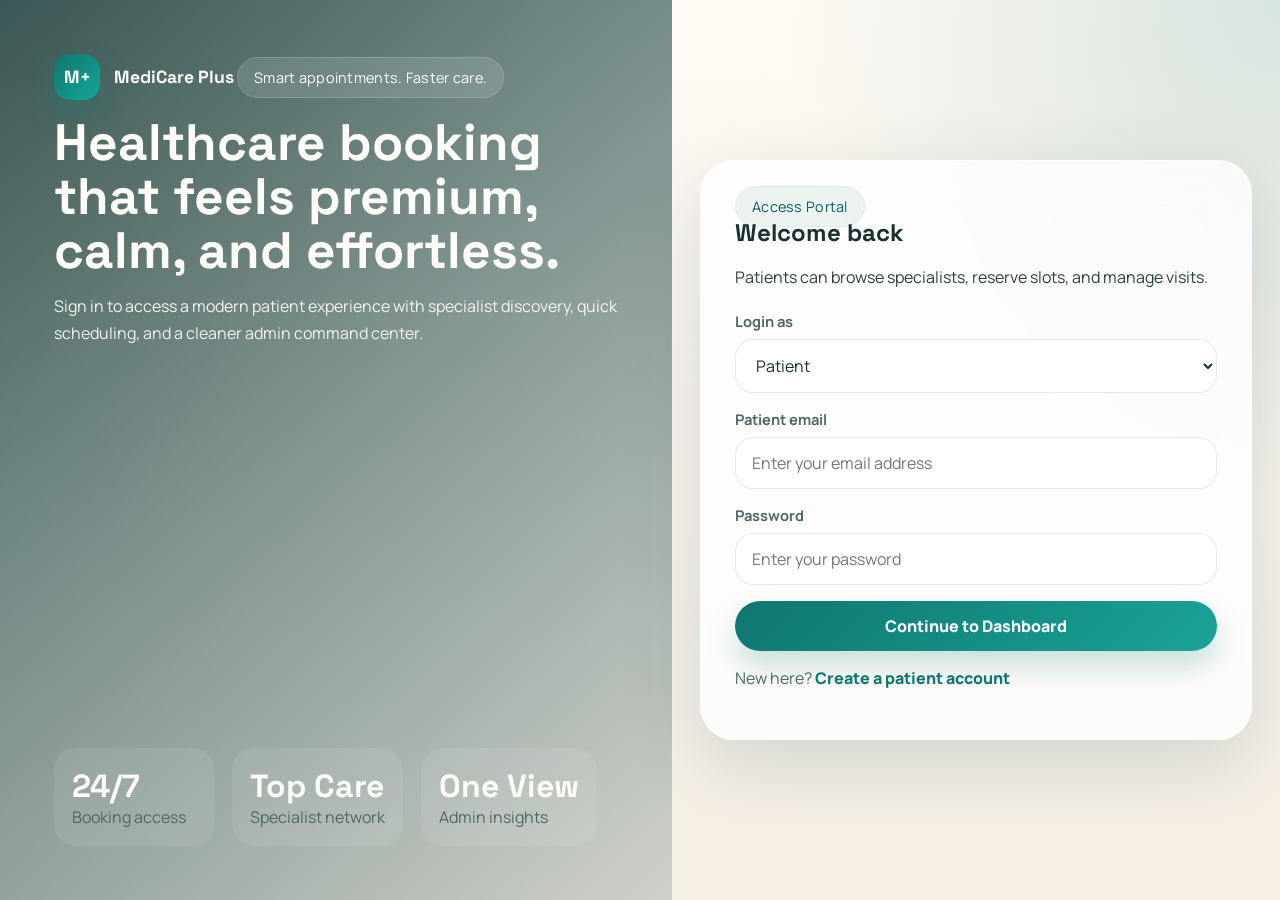
<file: frontend/index.html>
<!DOCTYPE html>
<html lang="en">
<head>
    <meta charset="UTF-8">
    <meta name="viewport" content="width=device-width, initial-scale=1.0">
    <title>MediCare Plus | Patient Dashboard</title>
    <link rel="stylesheet" href="style.css">
</head>
<body>
    <header class="topbar">
        <div class="page-shell topbar-inner">
            <a class="brand" href="index.html">
                <div class="brand-mark">M+</div>
                <span>MediCare Plus</span>
            </a>

            <div class="nav-actions">
                <div class="nav-pill">Patient Portal</div>
                <button class="button button-secondary" onclick="window.location.href='#doctorsSection'">Browse Doctors</button>
                <button class="button button-accent" onclick="logoutPatient()">Logout</button>
            </div>
        </div>
    </header>

    <main class="page-shell">
        <section class="hero">
            <div class="hero-grid">
                <article class="hero-card reveal">
                    <div>
                        <span class="hero-badge">Personal care dashboard</span>
                        <h1>Book specialist care with confidence, speed, and a more human interface.</h1>
                        <p>
                            Welcome back, <strong id="heroPatientName">Patient</strong>. Discover doctors,
                            compare specialties, and confirm appointments from one polished workspace.
                        </p>
                        <div class="hero-actions">
                            <a class="button button-accent" href="#bookingPanel">Reserve a Slot</a>
                            <a class="button button-secondary" href="#appointmentsSection">View Appointments</a>
                        </div>
                    </div>
                </article>

                <aside class="panel panel-dark reveal delay-2">
                    <span class="section-badge" style="background: rgba(255,255,255,0.1); color: #efffff;">Patient Snapshot</span>
                    <h3>Hello, <span id="welcomeName">Patient</span></h3>
                    <p>Your care planner keeps upcoming visits, top doctors, and specialty access all in one calm view.</p>

                    <div class="mini-grid">
                        <div class="metric">
                            <strong id="doctorMetric">0</strong>
                            <span>Available doctors</span>
                        </div>
                        <div class="metric">
                            <strong id="specialtyMetric">0</strong>
                            <span>Specialties</span>
                        </div>
                        <div class="metric">
                            <strong id="appointmentMetric">0</strong>
                            <span>Upcoming visits</span>
                        </div>
                        <div class="metric">
                            <strong id="doctorCount">0</strong>
                            <span>Profiles loaded</span>
                        </div>
                    </div>
                </aside>
            </div>
        </section>

        <section class="section">
            <div class="features-grid">
                <article class="feature-card reveal">
                    <span class="section-badge">Curated doctors</span>
                    <h3>Photo-rich specialist profiles</h3>
                    <p class="muted">Each doctor card is designed to be visual and quick to compare so patients can decide faster.</p>
                </article>
                <article class="feature-card reveal delay-2">
                    <span class="section-badge">Simplified booking</span>
                    <h3>Book from a focused side panel</h3>
                    <p class="muted">The form stays nearby while you browse, which keeps the appointment flow short and intuitive.</p>
                </article>
                <article class="feature-card reveal delay-3">
                    <span class="section-badge">Visit timeline</span>
                    <h3>Track upcoming and past appointments</h3>
                    <p class="muted">Patients can see their care journey in one place without bouncing across multiple pages.</p>
                </article>
            </div>
        </section>

        <section class="section" id="doctorsSection">
            <div class="section-header">
                <div>
                    <span class="section-badge">Specialist Discovery</span>
                    <h2>Choose your doctor</h2>
                    <p class="muted">Search by name, specialty, or location and then lock in your preferred consultation slot.</p>
                </div>
                <div class="search-row">
                    <input class="search-input" id="doctorSearch" placeholder="Search doctors or specialties" oninput="filterDoctors()">
                </div>
            </div>

            <div class="content-grid">
                <div class="doctor-grid" id="doctorList"></div>

                <aside class="panel booking-panel" id="bookingPanel">
                    <span class="section-badge">Booking Panel</span>
                    <h3>Confirm your visit</h3>
                    <p class="muted">Pick a date and time after selecting a doctor from the gallery.</p>

                    <div class="selected-doctor-preview" id="selectedDoctorPreview"></div>

                    <form class="form-grid" id="bookingForm" onsubmit="bookAppointment(event)">
                        <div>
                            <label class="label" for="appointmentDate">Appointment date</label>
                            <input class="input" id="appointmentDate" type="date">
                        </div>

                        <div>
                            <label class="label" for="appointmentTime">Preferred time</label>
                            <input class="input" id="appointmentTime" type="time">
                        </div>

                        <button class="button button-primary" type="submit">Book Appointment</button>
                    </form>
                </aside>
            </div>
        </section>

        <section class="section" id="appointmentsSection">
            <div class="section-header">
                <div>
                    <span class="section-badge">Visit Timeline</span>
                    <h2>Your appointments</h2>
                    <p class="muted">A clear summary of active and completed consultations connected to your patient account.</p>
                </div>
            </div>

            <div class="appointments-grid" id="appointmentList"></div>
        </section>
    </main>

    <script src="app.js"></script>
    <script src="dashboard.js"></script>
</body>
</html>
</file>
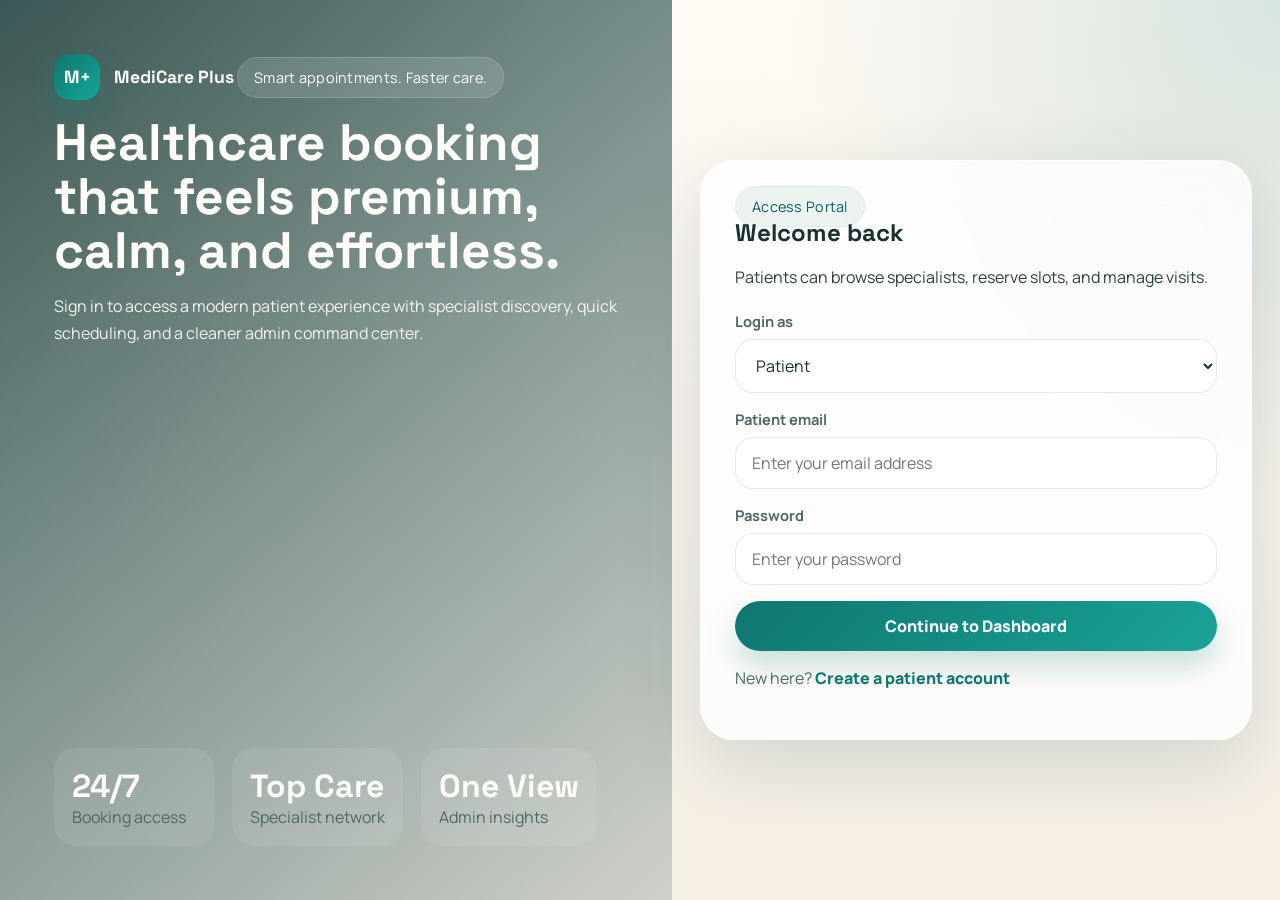
<file: frontend/admin.html>
<!DOCTYPE html>
<html lang="en">
<head>
    <meta charset="UTF-8">
    <meta name="viewport" content="width=device-width, initial-scale=1.0">
    <title>MediCare Plus | Admin Console</title>
    <link rel="stylesheet" href="style.css">
</head>
<body>
    <header class="topbar">
        <div class="page-shell topbar-inner">
            <a class="brand" href="admin.html">
                <div class="brand-mark">M+</div>
                <span>MediCare Plus Admin</span>
            </a>

            <div class="nav-actions">
                <div class="nav-pill">Operations View</div>
                <button class="button button-accent" onclick="logoutAdmin()">Logout</button>
            </div>
        </div>
    </header>

    <main class="page-shell">
        <section class="hero">
            <div class="hero-grid">
                <article class="hero-card reveal" style="background:
                    linear-gradient(120deg, rgba(8, 52, 52, 0.86), rgba(8, 52, 52, 0.24)),
                    url('https://images.unsplash.com/photo-1516549655669-df83a0774514?auto=format&fit=crop&w=1600&q=80') center/cover;">
                    <div>
                        <span class="hero-badge">Care operations console</span>
                        <h1>Monitor appointments, patient flow, and specialist demand from one dashboard.</h1>
                        <p>
                            This admin view turns raw appointment rows into a more visual, readable operations workspace.
                        </p>
                    </div>
                </article>

                <aside class="panel reveal delay-2">
                    <span class="section-badge">Live Overview</span>
                    <h3>Appointment activity</h3>
                    <p class="muted">Keep a quick pulse on patient volume, doctor coverage, and today's queue.</p>
                    <div class="mini-grid">
                        <div class="metric">
                            <strong id="totalPatients">0</strong>
                            <span>Patients</span>
                        </div>
                        <div class="metric">
                            <strong id="totalDoctors">0</strong>
                            <span>Doctors</span>
                        </div>
                        <div class="metric">
                            <strong id="totalAppointments">0</strong>
                            <span>Total bookings</span>
                        </div>
                        <div class="metric">
                            <strong id="todayAppointments">0</strong>
                            <span>Today's visits</span>
                        </div>
                    </div>
                </aside>
            </div>
        </section>

        <section class="section">
            <div class="section-header">
                <div>
                    <span class="section-badge">Appointments Ledger</span>
                    <h2>Manage the booking stream</h2>
                    <p class="muted">Search the full appointment list by patient, doctor, or specialization.</p>
                </div>
                <div class="search-row">
                    <div class="nav-pill"><span id="adminAppointmentCount">0</span>&nbsp;records</div>
                    <input class="search-input" id="adminSearch" placeholder="Search by patient name, email, or ID">
                </div>
            </div>

            <div class="table-shell">
                <div class="table-scroll">
                    <table>
                        <thead>
                            <tr>
                                <th>ID</th>
                                <th>Patient</th>
                                <th>Doctor</th>
                                <th>Date</th>
                                <th>Time</th>
                                <th>Status</th>
                                <th>Specialty</th>
                                <th>Actions</th>
                            </tr>
                        </thead>
                        <tbody id="adminTableBody"></tbody>
                    </table>
                </div>
            </div>
        </section>
    </main>

    <div class="modal-overlay" id="deleteModal" hidden>
        <div class="modal-card">
            <div class="modal-badge">Confirm cancellation</div>
            <h3>Delete this booking?</h3>
            <p class="muted">
                This will permanently remove the appointment from the admin panel and the database.
            </p>

            <div class="modal-details">
                <div class="modal-detail">
                    <span>Patient</span>
                    <strong id="deletePatientName">-</strong>
                </div>
                <div class="modal-detail">
                    <span>Doctor</span>
                    <strong id="deleteDoctorName">-</strong>
                </div>
                <div class="modal-detail">
                    <span>Schedule</span>
                    <strong id="deleteSchedule">-</strong>
                </div>
                <div class="modal-detail">
                    <span>Booking ID</span>
                    <strong id="deleteAppointmentId">-</strong>
                </div>
            </div>

            <div class="modal-actions">
                <button class="button button-secondary" type="button" onclick="closeDeleteModal()">
                    Keep Booking
                </button>
                <button class="button button-danger" id="confirmDeleteButton" type="button" onclick="confirmDeleteAppointment()">
                    Yes, Delete
                </button>
            </div>
        </div>
    </div>

    <script src="app.js"></script>
    <script src="admin.js"></script>
</body>
</html>
</file>
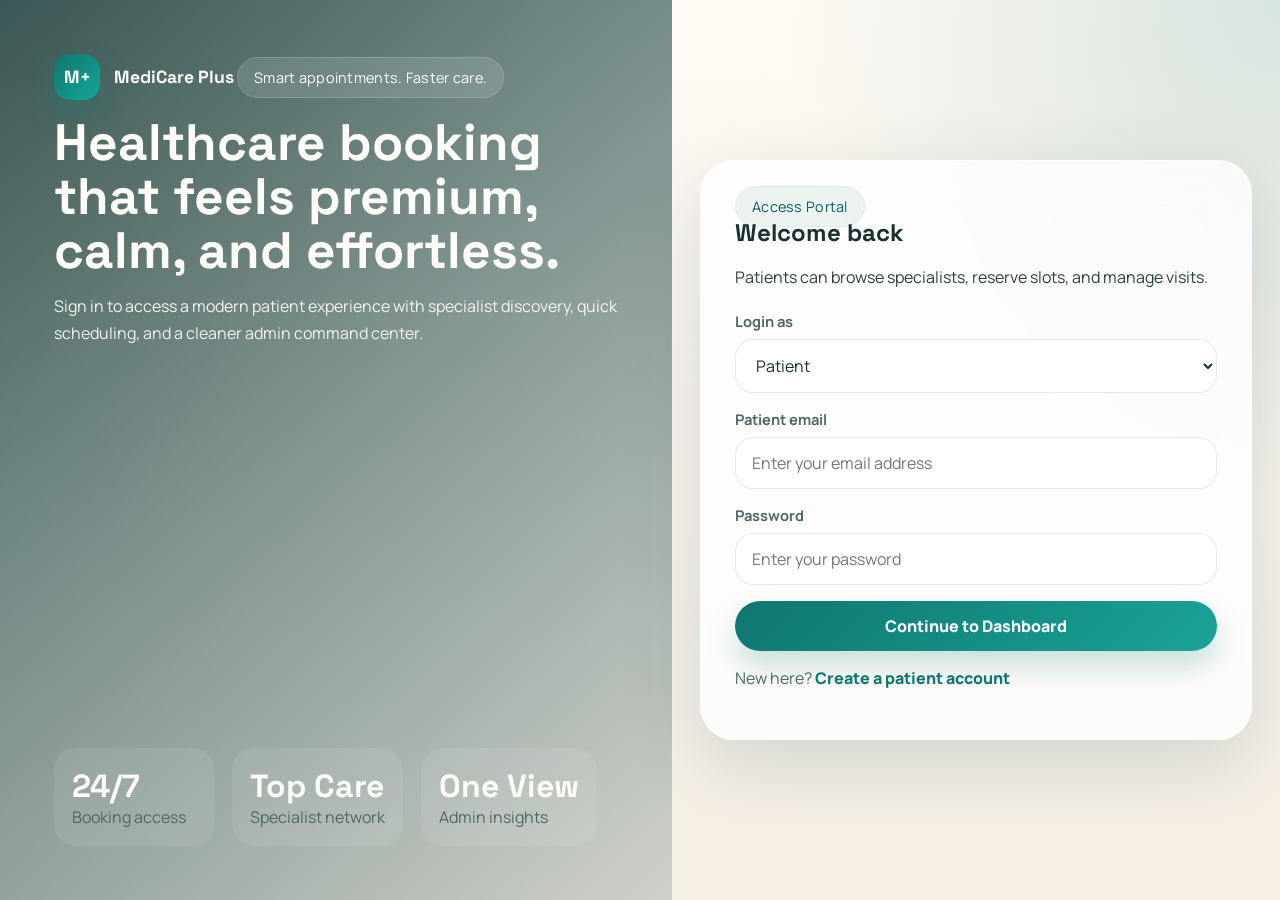
<file: frontend/login.html>
<!DOCTYPE html>
<html lang="en">
<head>
    <meta charset="UTF-8">
    <meta name="viewport" content="width=device-width, initial-scale=1.0">
    <title>MediCare Plus | Sign In</title>
    <link rel="stylesheet" href="style.css">
</head>
<body>
    <main class="auth-layout">
        <section class="auth-copy">
            <div class="reveal">
                <div class="brand">
                    <div class="brand-mark">M+</div>
                    <span>MediCare Plus</span>
                </div>
                <span class="hero-badge" style="margin-top: 28px;">Smart appointments. Faster care.</span>
                <h1>Healthcare booking that feels premium, calm, and effortless.</h1>
                <p>
                    Sign in to access a modern patient experience with specialist discovery,
                    quick scheduling, and a cleaner admin command center.
                </p>
            </div>

            <div class="auth-metrics reveal delay-2">
                <div class="metric">
                    <strong>24/7</strong>
                    <span>Booking access</span>
                </div>
                <div class="metric">
                    <strong>Top Care</strong>
                    <span>Specialist network</span>
                </div>
                <div class="metric">
                    <strong>One View</strong>
                    <span>Admin insights</span>
                </div>
            </div>
        </section>

        <section class="auth-card-wrap">
            <div class="auth-card reveal delay-3">
                <span class="section-badge">Access Portal</span>
                <h2>Welcome back</h2>
                <p class="muted" id="authHint">
                    Patients can browse specialists, reserve slots, and manage visits.
                </p>

                <form class="form-stack" onsubmit="login(event)">
                    <div>
                        <label class="label" for="role">Login as</label>
                        <select class="select" id="role" onchange="updateAuthLabels()">
                            <option value="patient">Patient</option>
                            <option value="admin">Admin</option>
                        </select>
                    </div>

                    <div>
                        <label class="label" id="identityLabel" for="identityInput">Patient email</label>
                        <input class="input" id="identityInput" placeholder="Enter your email address">
                    </div>

                    <div>
                        <label class="label" for="passwordInput">Password</label>
                        <input class="input" id="passwordInput" type="password" placeholder="Enter your password">
                    </div>

                    <button class="button button-primary" type="submit">Continue to Dashboard</button>
                </form>

                <p class="form-note">
                    New here? <a href="register.html" style="color: var(--primary); font-weight: 800;">Create a patient account</a>
                </p>
            </div>
        </section>
    </main>

    <script src="app.js"></script>
    <script src="auth.js"></script>
</body>
</html>
</file>
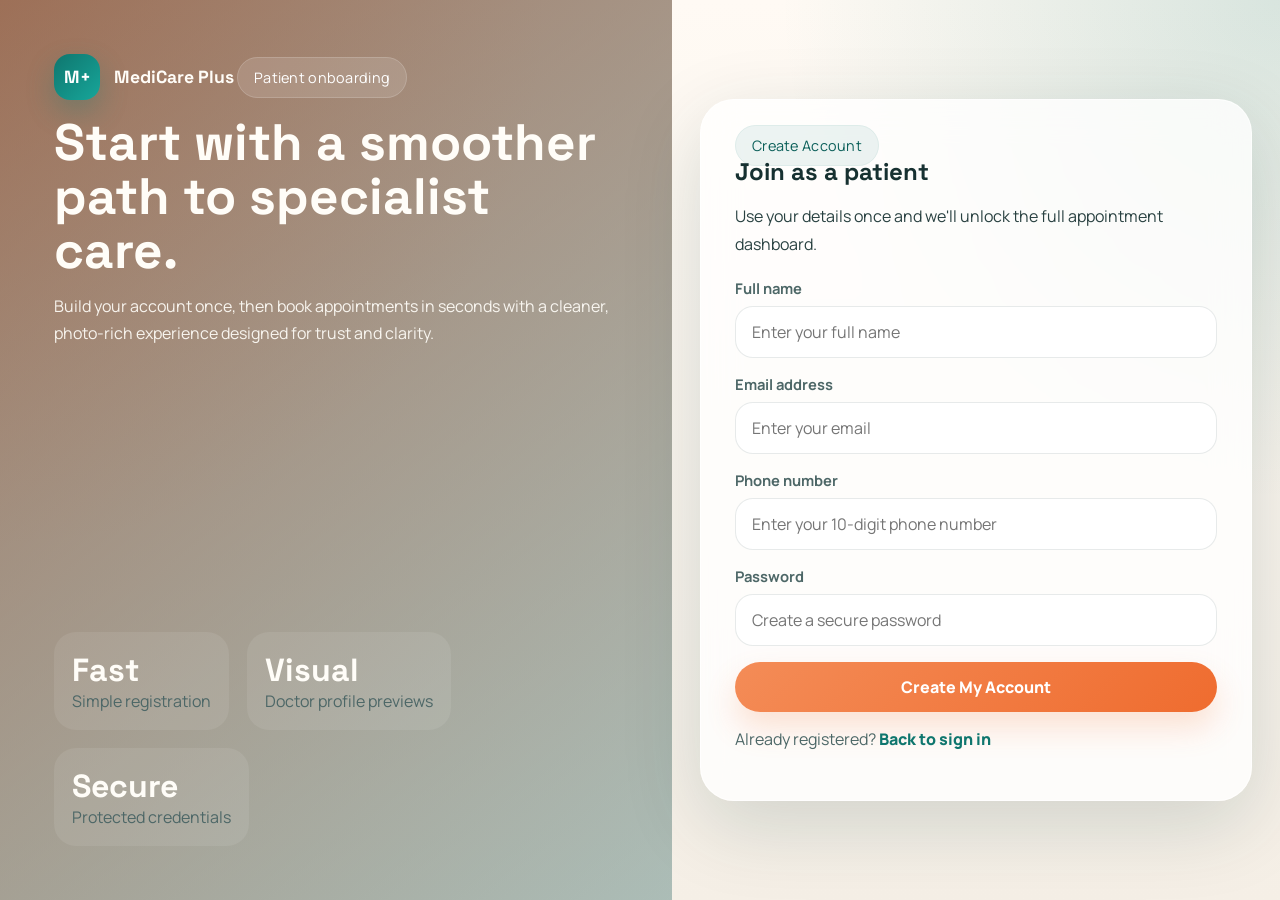
<file: frontend/register.html>
<!DOCTYPE html>
<html lang="en">
<head>
    <meta charset="UTF-8">
    <meta name="viewport" content="width=device-width, initial-scale=1.0">
    <title>MediCare Plus | Create Account</title>
    <link rel="stylesheet" href="style.css">
</head>
<body>
    <main class="auth-layout">
        <section class="auth-copy register-copy">
            <div class="reveal">
                <div class="brand">
                    <div class="brand-mark">M+</div>
                    <span>MediCare Plus</span>
                </div>
                <span class="hero-badge" style="margin-top: 28px;">Patient onboarding</span>
                <h1>Start with a smoother path to specialist care.</h1>
                <p>
                    Build your account once, then book appointments in seconds with a cleaner,
                    photo-rich experience designed for trust and clarity.
                </p>
            </div>

            <div class="auth-metrics reveal delay-2">
                <div class="metric">
                    <strong>Fast</strong>
                    <span>Simple registration</span>
                </div>
                <div class="metric">
                    <strong>Visual</strong>
                    <span>Doctor profile previews</span>
                </div>
                <div class="metric">
                    <strong>Secure</strong>
                    <span>Protected credentials</span>
                </div>
            </div>
        </section>

        <section class="auth-card-wrap">
            <div class="auth-card reveal delay-3">
                <span class="section-badge">Create Account</span>
                <h2>Join as a patient</h2>
                <p class="muted">Use your details once and we'll unlock the full appointment dashboard.</p>

                <form class="form-stack" onsubmit="registerPatient(event)">
                    <div>
                        <label class="label" for="registerName">Full name</label>
                        <input class="input" id="registerName" placeholder="Enter your full name">
                    </div>

                    <div>
                        <label class="label" for="registerEmail">Email address</label>
                        <input class="input" id="registerEmail" placeholder="Enter your email">
                    </div>

                    <div>
                        <label class="label" for="registerPhone">Phone number</label>
                        <input class="input" id="registerPhone" placeholder="Enter your 10-digit phone number">
                    </div>

                    <div>
                        <label class="label" for="registerPassword">Password</label>
                        <input class="input" id="registerPassword" type="password" placeholder="Create a secure password">
                    </div>

                    <button class="button button-accent" type="submit">Create My Account</button>
                </form>

                <p class="form-note">
                    Already registered? <a href="login.html" style="color: var(--primary); font-weight: 800;">Back to sign in</a>
                </p>
            </div>
        </section>
    </main>

    <script src="app.js"></script>
    <script src="auth.js"></script>
</body>
</html>
</file>
<file: frontend/style.css>
@import url("https://fonts.googleapis.com/css2?family=Manrope:wght@400;500;600;700;800&family=Space+Grotesk:wght@500;700&display=swap");

:root {
    --bg: #f5efe6;
    --bg-deep: #0d3b3b;
    --surface: rgba(255, 255, 255, 0.78);
    --surface-strong: #ffffff;
    --surface-dark: rgba(11, 53, 53, 0.9);
    --text: #173131;
    --text-soft: #4d6767;
    --primary: #0f766e;
    --primary-strong: #0b5f59;
    --accent: #f48c57;
    --accent-soft: #ffd4bf;
    --line: rgba(23, 49, 49, 0.1);
    --success: #1f9d75;
    --shadow: 0 24px 80px rgba(14, 58, 58, 0.16);
    --radius-xl: 32px;
    --radius-lg: 24px;
    --radius-md: 18px;
    --radius-sm: 14px;
}

* {
    box-sizing: border-box;
}

html {
    scroll-behavior: smooth;
}

body {
    margin: 0;
    min-height: 100vh;
    font-family: "Manrope", sans-serif;
    color: var(--text);
    background:
        radial-gradient(circle at top left, rgba(244, 140, 87, 0.18), transparent 35%),
        radial-gradient(circle at top right, rgba(15, 118, 110, 0.16), transparent 32%),
        linear-gradient(180deg, #fffaf4 0%, var(--bg) 100%);
}

img {
    display: block;
    max-width: 100%;
}

a {
    color: inherit;
    text-decoration: none;
}

button,
input,
select {
    font: inherit;
}

.page-shell {
    width: min(1180px, calc(100% - 32px));
    margin: 0 auto;
}

.topbar {
    position: sticky;
    top: 0;
    z-index: 20;
    backdrop-filter: blur(18px);
    background: rgba(255, 250, 244, 0.82);
    border-bottom: 1px solid rgba(23, 49, 49, 0.08);
}

.topbar-inner {
    display: flex;
    align-items: center;
    justify-content: space-between;
    gap: 20px;
    padding: 18px 0;
}

.brand {
    display: inline-flex;
    align-items: center;
    gap: 14px;
    font-family: "Space Grotesk", sans-serif;
    font-size: 1.1rem;
    font-weight: 700;
}

.brand-mark {
    width: 46px;
    height: 46px;
    border-radius: 16px;
    display: grid;
    place-items: center;
    color: #fff;
    background: linear-gradient(135deg, var(--primary), #17a69a);
    box-shadow: 0 12px 28px rgba(15, 118, 110, 0.3);
}

.nav-actions {
    display: flex;
    align-items: center;
    gap: 12px;
    flex-wrap: wrap;
}

.nav-pill {
    padding: 10px 16px;
    border-radius: 999px;
    background: rgba(15, 118, 110, 0.08);
    color: var(--primary-strong);
    font-weight: 700;
}

.button {
    border: 0;
    border-radius: 999px;
    padding: 14px 20px;
    cursor: pointer;
    font-weight: 800;
    transition: transform 0.22s ease, box-shadow 0.22s ease, background 0.22s ease;
}

.button:hover {
    transform: translateY(-2px);
}

.button-primary {
    color: #fff;
    background: linear-gradient(135deg, var(--primary), #1aa398);
    box-shadow: 0 16px 30px rgba(15, 118, 110, 0.22);
}

.button-secondary {
    color: var(--text);
    background: rgba(255, 255, 255, 0.78);
    border: 1px solid rgba(23, 49, 49, 0.08);
}

.button-accent {
    color: #fff;
    background: linear-gradient(135deg, var(--accent), #ef6c2f);
    box-shadow: 0 16px 30px rgba(244, 140, 87, 0.24);
}

.hero {
    padding: 52px 0 28px;
}

.hero-grid {
    display: grid;
    grid-template-columns: 1.2fr 0.8fr;
    gap: 28px;
    align-items: stretch;
}

.hero-card,
.panel,
.auth-card,
.doctor-card,
.appointment-card,
.stats-card,
.feature-card,
.table-shell {
    background: var(--surface);
    border: 1px solid rgba(255, 255, 255, 0.68);
    backdrop-filter: blur(18px);
    box-shadow: var(--shadow);
}

.hero-card {
    position: relative;
    overflow: hidden;
    border-radius: var(--radius-xl);
    padding: 42px;
    min-height: 430px;
    display: flex;
    flex-direction: column;
    justify-content: space-between;
    background:
        linear-gradient(120deg, rgba(8, 52, 52, 0.82), rgba(8, 52, 52, 0.18)),
        url("https://images.unsplash.com/photo-1576091160399-112ba8d25d1f?auto=format&fit=crop&w=1600&q=80") center/cover;
    color: #fff8f2;
}

.hero-card::after {
    content: "";
    position: absolute;
    inset: auto -8% -28% auto;
    width: 280px;
    height: 280px;
    border-radius: 50%;
    background: rgba(244, 140, 87, 0.14);
    filter: blur(8px);
}

.hero-badge,
.section-badge {
    width: fit-content;
    padding: 10px 16px;
    border-radius: 999px;
    background: rgba(255, 255, 255, 0.12);
    color: #fff;
    border: 1px solid rgba(255, 255, 255, 0.16);
    font-size: 0.9rem;
    letter-spacing: 0.02em;
}

.section-badge {
    color: var(--primary-strong);
    background: rgba(15, 118, 110, 0.08);
    border-color: rgba(15, 118, 110, 0.06);
}

.hero h1,
.section-header h2,
.auth-copy h1 {
    margin: 16px 0 14px;
    font-family: "Space Grotesk", sans-serif;
    line-height: 1.05;
}

.hero h1 {
    max-width: 650px;
    font-size: clamp(2.6rem, 4vw, 4.5rem);
}

.hero p,
.auth-copy p,
.section-header p,
.muted {
    color: inherit;
    opacity: 0.92;
    line-height: 1.7;
}

.hero-actions {
    display: flex;
    gap: 12px;
    flex-wrap: wrap;
    margin-top: 24px;
}

.stats-strip {
    display: grid;
    grid-template-columns: repeat(3, minmax(0, 1fr));
    gap: 16px;
    margin-top: 28px;
}

.stats-card {
    border-radius: 26px;
    padding: 22px;
}

.stats-card strong,
.metric strong {
    display: block;
    font-size: 2rem;
    font-family: "Space Grotesk", sans-serif;
}

.stats-card span,
.metric span {
    color: var(--text-soft);
}

.panel {
    border-radius: var(--radius-xl);
    padding: 28px;
}

.panel-dark {
    background: linear-gradient(180deg, rgba(11, 53, 53, 0.98), rgba(17, 83, 83, 0.95));
    color: #efffff;
    border: 1px solid rgba(255, 255, 255, 0.08);
}

.panel h3,
.panel h4,
.auth-card h2 {
    margin: 0 0 10px;
    font-family: "Space Grotesk", sans-serif;
}

.panel p {
    color: inherit;
    opacity: 0.84;
}

.mini-grid {
    display: grid;
    grid-template-columns: repeat(2, minmax(0, 1fr));
    gap: 14px;
    margin-top: 18px;
}

.metric {
    padding: 18px;
    border-radius: 22px;
    background: rgba(255, 255, 255, 0.08);
}

.section {
    padding: 24px 0 56px;
}

.section-header {
    display: flex;
    align-items: end;
    justify-content: space-between;
    gap: 20px;
    margin-bottom: 22px;
}

.section-header h2 {
    color: var(--text);
    font-size: clamp(2rem, 3.3vw, 3rem);
}

.search-row {
    display: flex;
    gap: 14px;
    align-items: center;
    flex-wrap: wrap;
}

.search-input,
.input,
.select {
    width: 100%;
    border: 1px solid var(--line);
    border-radius: 18px;
    padding: 14px 16px;
    background: rgba(255, 255, 255, 0.88);
    color: var(--text);
    outline: none;
    transition: border-color 0.2s ease, box-shadow 0.2s ease;
}

.search-input:focus,
.input:focus,
.select:focus {
    border-color: rgba(15, 118, 110, 0.45);
    box-shadow: 0 0 0 4px rgba(15, 118, 110, 0.12);
}

.doctor-grid,
.appointments-grid,
.features-grid,
.admin-stats {
    display: grid;
    gap: 20px;
}

.doctor-grid {
    grid-template-columns: repeat(3, minmax(0, 1fr));
}

.doctor-card {
    overflow: hidden;
    border-radius: var(--radius-lg);
    transform: translateY(0);
    transition: transform 0.28s ease, box-shadow 0.28s ease;
}

.doctor-card:hover {
    transform: translateY(-6px);
}

.doctor-card.selected {
    outline: 2px solid rgba(15, 118, 110, 0.42);
    box-shadow: 0 24px 60px rgba(15, 118, 110, 0.16);
}

.doctor-image {
    width: 100%;
    display: block;
    height: 250px;
    object-fit: cover;
}

.doctor-content {
    padding: 24px;
}

.chip-row {
    display: flex;
    gap: 10px;
    flex-wrap: wrap;
    margin: 14px 0 18px;
}

.chip {
    padding: 8px 12px;
    border-radius: 999px;
    background: rgba(15, 118, 110, 0.08);
    color: var(--primary-strong);
    font-size: 0.88rem;
    font-weight: 700;
}

.content-grid {
    display: grid;
    grid-template-columns: 1.35fr 0.65fr;
    gap: 24px;
    align-items: start;
}

.booking-panel {
    position: sticky;
    top: 96px;
}

.selected-doctor-preview {
    display: flex;
    gap: 14px;
    align-items: center;
    padding: 14px;
    border-radius: 22px;
    background: rgba(15, 118, 110, 0.08);
    margin-bottom: 20px;
}

.selected-doctor-preview img {
    width: 76px;
    height: 76px;
    border-radius: 20px;
    object-fit: cover;
}

.form-grid {
    display: grid;
    gap: 14px;
}

.appointments-grid {
    grid-template-columns: repeat(2, minmax(0, 1fr));
}

.appointment-card {
    border-radius: var(--radius-lg);
    padding: 22px;
    display: flex;
    gap: 16px;
    align-items: flex-start;
}

.appointment-card img {
    width: 88px;
    height: 88px;
    border-radius: 24px;
    object-fit: cover;
}

.status-pill {
    display: inline-flex;
    align-items: center;
    gap: 8px;
    border-radius: 999px;
    padding: 8px 12px;
    font-size: 0.86rem;
    font-weight: 800;
}

.status-pill.upcoming {
    background: rgba(31, 157, 117, 0.14);
    color: #137153;
}

.status-pill.past {
    background: rgba(90, 100, 120, 0.12);
    color: #596477;
}

.button-danger {
    background: linear-gradient(135deg, #c2410c, #ea580c);
    color: #fff;
    box-shadow: 0 18px 34px rgba(194, 65, 12, 0.24);
}

.button-danger:hover {
    box-shadow: 0 22px 40px rgba(194, 65, 12, 0.32);
}

.button-inline {
    padding: 10px 14px;
    border-radius: 14px;
    font-size: 0.85rem;
    white-space: nowrap;
}

.modal-overlay {
    position: fixed;
    inset: 0;
    z-index: 60;
    display: grid;
    place-items: center;
    padding: 24px;
    background:
        radial-gradient(circle at top, rgba(244, 140, 87, 0.22), transparent 35%),
        rgba(9, 28, 28, 0.58);
    backdrop-filter: blur(10px);
}

.modal-overlay[hidden] {
    display: none;
}

.modal-card {
    width: min(560px, 100%);
    padding: 28px;
    border-radius: 30px;
    background:
        linear-gradient(180deg, rgba(255, 255, 255, 0.98), rgba(247, 241, 234, 0.96));
    box-shadow: 0 28px 90px rgba(8, 38, 38, 0.28);
    border: 1px solid rgba(23, 49, 49, 0.08);
}

.modal-badge {
    display: inline-flex;
    align-items: center;
    padding: 8px 14px;
    border-radius: 999px;
    background: rgba(234, 88, 12, 0.12);
    color: #b45309;
    font-weight: 800;
    margin-bottom: 14px;
}

.modal-card h3 {
    margin: 0 0 8px;
    font-size: clamp(1.5rem, 2vw, 2rem);
}

.modal-details {
    display: grid;
    grid-template-columns: repeat(2, minmax(0, 1fr));
    gap: 14px;
    margin: 22px 0 26px;
}

.modal-detail {
    padding: 16px 18px;
    border-radius: 20px;
    background: rgba(15, 118, 110, 0.06);
    border: 1px solid rgba(15, 118, 110, 0.1);
}

.modal-detail span {
    display: block;
    margin-bottom: 6px;
    color: var(--text-soft);
    font-size: 0.82rem;
    text-transform: uppercase;
    letter-spacing: 0.06em;
}

.modal-detail strong {
    display: block;
    line-height: 1.45;
}

.modal-actions {
    display: flex;
    justify-content: flex-end;
    gap: 12px;
    flex-wrap: wrap;
}

.feature-card {
    border-radius: var(--radius-lg);
    padding: 26px;
}

.features-grid {
    grid-template-columns: repeat(3, minmax(0, 1fr));
}

.admin-stats {
    grid-template-columns: repeat(4, minmax(0, 1fr));
}

.table-shell {
    border-radius: var(--radius-xl);
    padding: 14px;
    overflow: hidden;
}

.table-scroll {
    overflow: auto;
}

table {
    width: 100%;
    border-collapse: collapse;
    background: rgba(255, 255, 255, 0.8);
}

th,
td {
    padding: 16px 14px;
    text-align: left;
    border-bottom: 1px solid rgba(23, 49, 49, 0.08);
}

thead th {
    position: sticky;
    top: 0;
    background: #ecfaf8;
    color: var(--primary-strong);
    font-size: 0.88rem;
    text-transform: uppercase;
    letter-spacing: 0.06em;
}

tbody tr:hover {
    background: rgba(15, 118, 110, 0.04);
}

.empty-state {
    padding: 24px;
    text-align: center;
    color: var(--text-soft);
    border: 1px dashed rgba(23, 49, 49, 0.16);
    border-radius: var(--radius-lg);
    background: rgba(255, 255, 255, 0.68);
}

.toast-container {
    position: fixed;
    right: 20px;
    bottom: 20px;
    z-index: 40;
    display: grid;
    gap: 12px;
}

.toast {
    min-width: 280px;
    max-width: 360px;
    border-radius: 20px;
    padding: 16px 18px;
    color: #fff;
    box-shadow: 0 20px 40px rgba(10, 30, 30, 0.22);
    animation: slideUp 0.28s ease forwards;
}

.toast.success {
    background: linear-gradient(135deg, #168f6e, #29b68a);
}

.toast.error {
    background: linear-gradient(135deg, #d65050, #f08362);
}

.toast.info {
    background: linear-gradient(135deg, #0f766e, #1aa398);
}

.auth-layout {
    min-height: 100vh;
    display: grid;
    grid-template-columns: 1.05fr 0.95fr;
}

.auth-copy {
    position: relative;
    display: flex;
    flex-direction: column;
    justify-content: space-between;
    padding: 54px;
    color: #fffdf8;
    background:
        linear-gradient(140deg, rgba(8, 52, 52, 0.8), rgba(8, 52, 52, 0.16)),
        url("https://images.unsplash.com/photo-1530026186672-2cd00ffc50fe?auto=format&fit=crop&w=1600&q=80") center/cover;
}

.auth-copy.register-copy {
    background:
        linear-gradient(140deg, rgba(103, 45, 15, 0.64), rgba(17, 83, 83, 0.32)),
        url("https://images.unsplash.com/photo-1516549655169-df83a0774514?auto=format&fit=crop&w=1600&q=80") center/cover;
}

.auth-copy h1 {
    font-size: clamp(2.8rem, 4vw, 4.4rem);
    max-width: 580px;
}

.auth-card-wrap {
    display: grid;
    place-items: center;
    padding: 28px;
}

.auth-card {
    width: min(560px, 100%);
    border-radius: 34px;
    padding: 34px;
}

.form-stack {
    display: grid;
    gap: 16px;
    margin-top: 20px;
}

.label {
    display: block;
    margin-bottom: 8px;
    font-size: 0.92rem;
    color: var(--text-soft);
    font-weight: 700;
}

.form-note {
    margin-top: 16px;
    color: var(--text-soft);
}

.auth-metrics {
    display: flex;
    gap: 18px;
    flex-wrap: wrap;
}

.auth-metrics .metric {
    min-width: 160px;
}

.reveal {
    opacity: 0;
    transform: translateY(18px);
    animation: revealUp 0.6s ease forwards;
}

.reveal.delay-2 {
    animation-delay: 0.12s;
}

.reveal.delay-3 {
    animation-delay: 0.24s;
}

@keyframes revealUp {
    to {
        opacity: 1;
        transform: translateY(0);
    }
}

@keyframes slideUp {
    from {
        opacity: 0;
        transform: translateY(16px);
    }
    to {
        opacity: 1;
        transform: translateY(0);
    }
}

@media (max-width: 1080px) {
    .hero-grid,
    .content-grid,
    .auth-layout {
        grid-template-columns: 1fr;
    }

    .booking-panel {
        position: static;
    }

    .doctor-grid,
    .appointments-grid,
    .features-grid,
    .admin-stats {
        grid-template-columns: repeat(2, minmax(0, 1fr));
    }
}

@media (max-width: 720px) {
    .page-shell {
        width: min(100% - 20px, 1180px);
    }

    .topbar-inner,
    .section-header {
        align-items: flex-start;
        flex-direction: column;
    }

    .hero-card,
    .panel,
    .auth-card {
        padding: 24px;
    }

    .hero h1,
    .auth-copy h1,
    .section-header h2 {
        font-size: clamp(2rem, 10vw, 3rem);
    }

    .doctor-grid,
    .appointments-grid,
    .features-grid,
    .admin-stats,
    .stats-strip,
    .mini-grid,
    .modal-details {
        grid-template-columns: 1fr;
    }

    .auth-copy {
        padding: 28px;
        min-height: 420px;
    }

    .nav-actions {
        width: 100%;
    }

    .nav-actions .button {
        width: 100%;
    }

    .toast {
        min-width: 0;
        width: calc(100vw - 40px);
    }

    .modal-card {
        padding: 22px;
        border-radius: 24px;
    }

    .modal-actions .button {
        width: 100%;
    }
}
</file>
